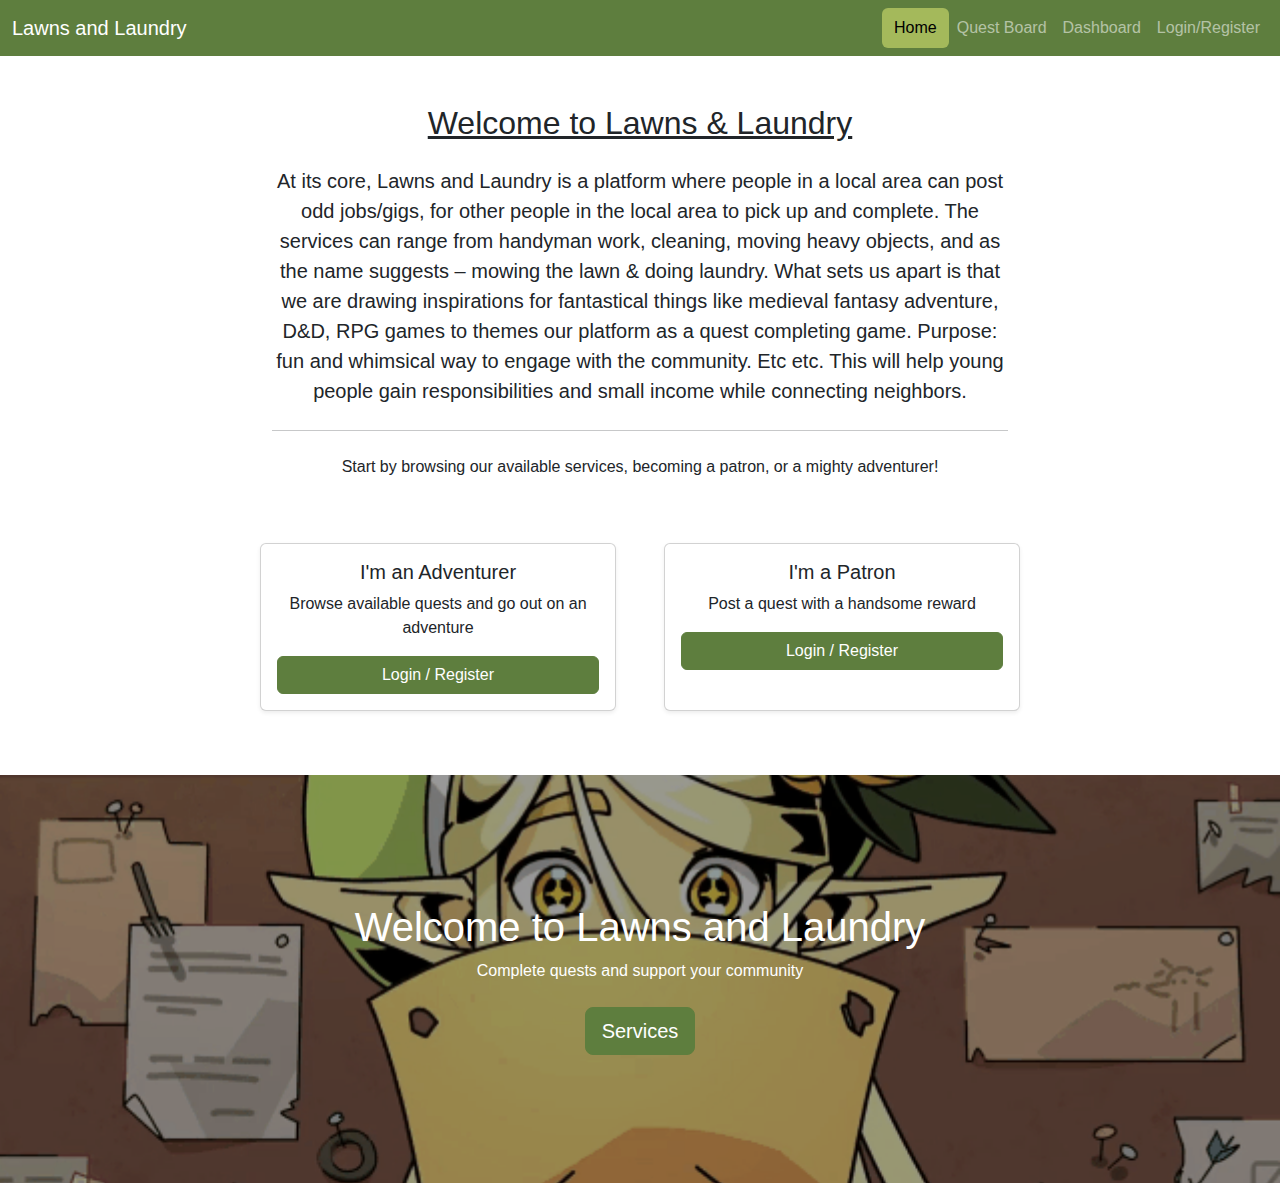
<file: index.html>
<!DOCTYPE html>
<html lang="en">
<head>
<meta charset="UTF-8"/>
<meta name="viewport" content="width=device-width, initial-scale=1.0"/>
<title>Lawns and Laundry - Home</title>

<link href="bootstrap/css/bootstrap.min.css" rel="stylesheet">
<link href="style.css" rel="stylesheet">
</head>
<body class="home-page">

<!-- Navbar -->
<nav class="navbar navbar-expand-lg navbar-dark bg-dark">
    <div class="container-fluid">
        <a class="navbar-brand" href="index.html">Lawns and Laundry</a>
        <button class="navbar-toggler" type="button" data-bs-toggle="collapse" data-bs-target="#navbarNav">
            <span class="navbar-toggler-icon"></span>
        </button>
        <div class="collapse navbar-collapse" id="navbarNav">
            <ul class="navbar-nav ms-auto">
                <li class="nav-item"><a class="nav-link active" href="index.html">Home</a></li>
                <li class="nav-item"><a class="nav-link" href="browse.html">Quest Board</a></li>
                <li class="nav-item"><a class="nav-link" href="dashboard.html">Dashboard</a></li>
                <li class="nav-item"><a class="nav-link" href="login.html">Login/Register</a></li>
            </ul>
        </div>
    </div>
</nav>



<!-- Intro Section -->
<main class="container py-5 text-center">
    <div class="row justify-content-center mb-5">
        <div class="col-lg-8">
            <h2 class="mb-4"><u>Welcome to Lawns & Laundry</u></h2>
            <p class="lead">At its core, Lawns and Laundry is a platform where people in a local area can post
odd jobs/gigs, for other people in the local area to pick up and complete. The
services can range from handyman work, cleaning, moving heavy objects, and as the
name suggests – mowing the lawn & doing laundry.
What sets us apart is that we are drawing inspirations for fantastical things like
medieval fantasy adventure, D&D, RPG games to themes our platform as a quest
completing game.
Purpose: fun and whimsical way to engage with the community. Etc etc. This will
help young people gain responsibilities and small income while connecting
neighbors.</p>
            <hr class="my-4">
            <p>
                Start by browsing our available services, becoming a patron, or a mighty adventurer!
            </p>
        </div>
    </div>

    <!-- Call-to-action Cards -->
    <div class="row justify-content-center text-center gap-4">
        <div class="col-md-4 mb-3">
            <div class="card shadow-sm h-100">
                <div class="card-body">
                    <h5 class="card-title">I'm an Adventurer</h5>
                    <p class="card-text">Browse available quests and go out on an adventure</p>
                    <a href="login.html" class="btn btn-primary">Login / Register</a>
                </div>
            </div>
        </div>
        <div class="col-md-4 mb-3">
            <div class="card shadow-sm h-100">
                <div class="card-body">
                    <h5 class="card-title">I'm a Patron</h5>
                    <p class="card-text">Post a quest with a handsome reward</p>
                    <a href="provider-login.html" class="btn btn-success">Login / Register</a>
                </div>
            </div>
        </div>
    </div>
</main>

<!-- Hero Section -->
<!-- Header / Hero Section -->
<header class="masthead index-header">
    <div class="container px-4 px-lg-5">
        <div class="row gx-4 gx-lg-5 justify-content-center">
            <div class="col-md-10 col-lg-8 col-xl-7">
                <div class="site-heading text-center text-white">
                    <h1>Welcome to Lawns and Laundry</h1>
                    <span class="subheading">Complete quests and support your community</span>
                    <div class="mt-4 d-flex justify-content-center">
                        <a href="browse.html" class="btn btn-primary btn-lg">Services</a>
                    </div>
                </div>
            </div>
        </div>
    </div>
</header>

<script src="bootstrap/js/bootstrap.bundle.min.js"></script>
</body>
</html>
</file>
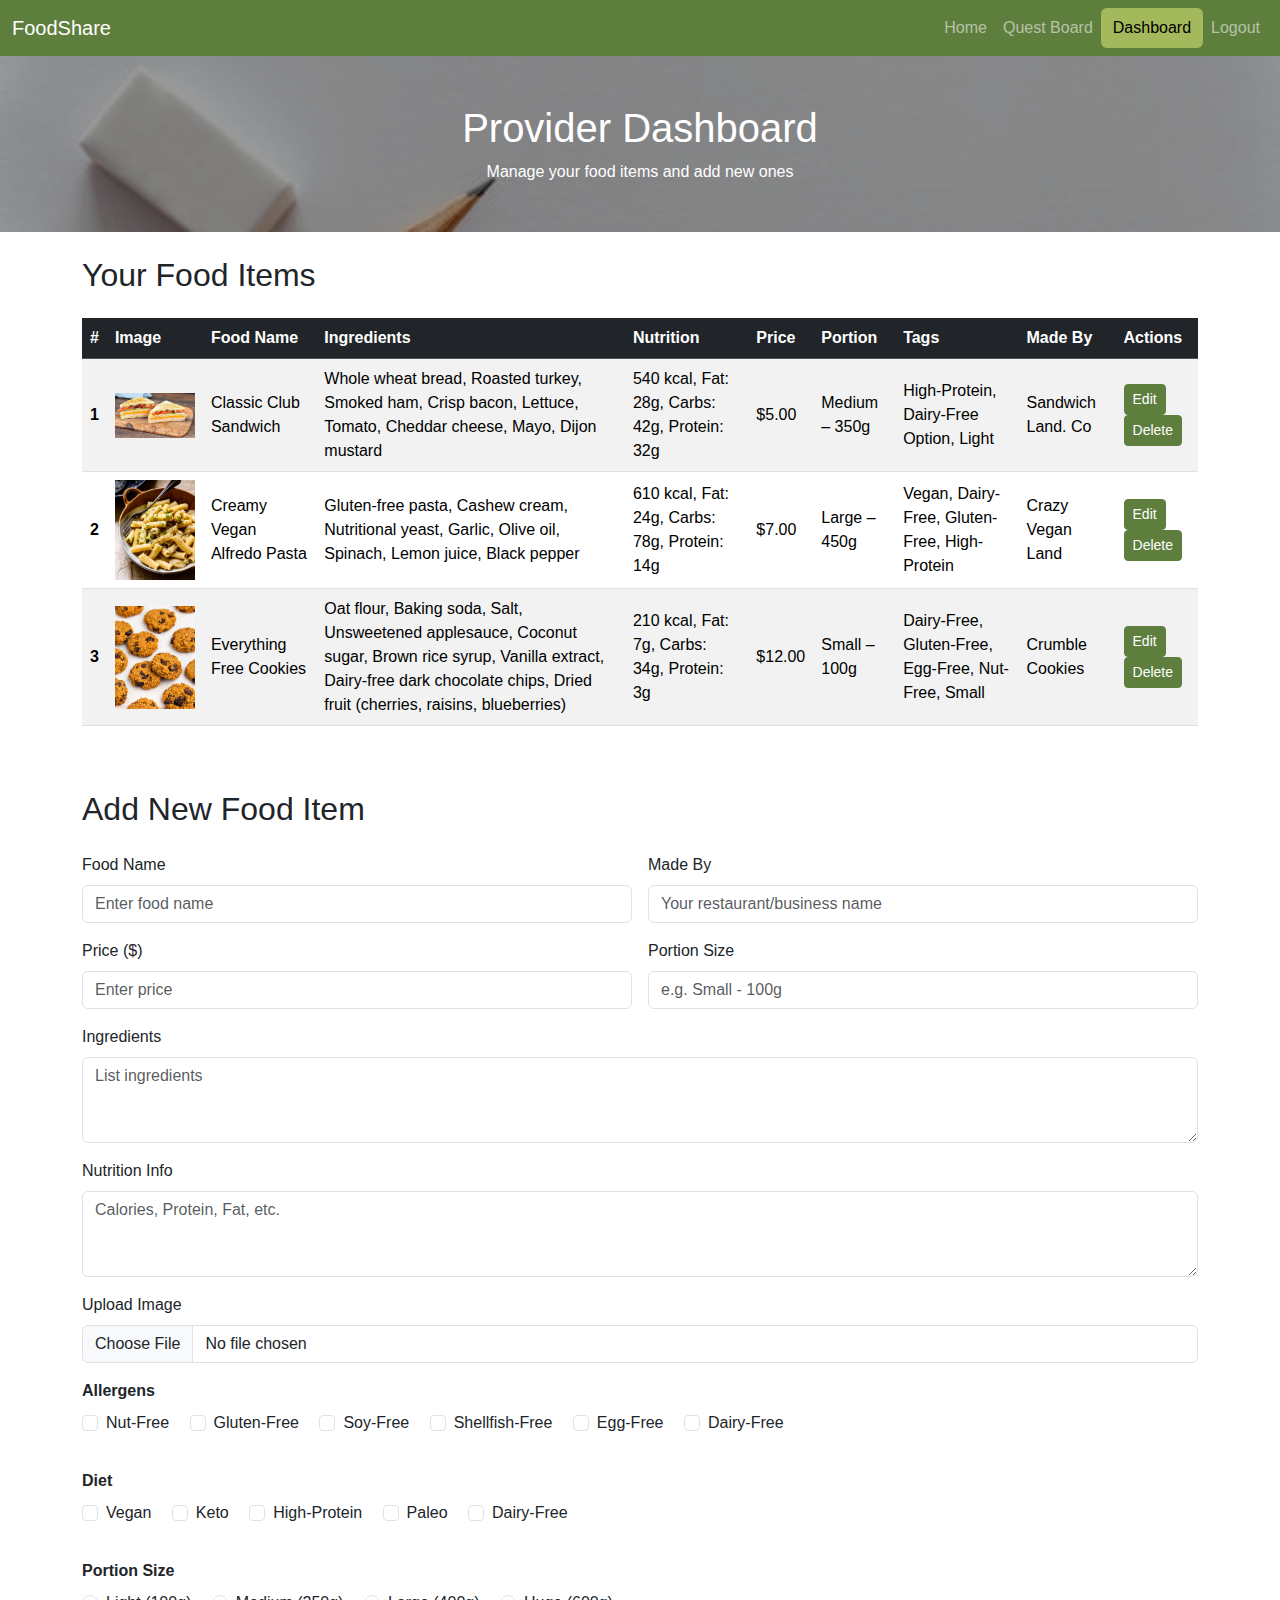
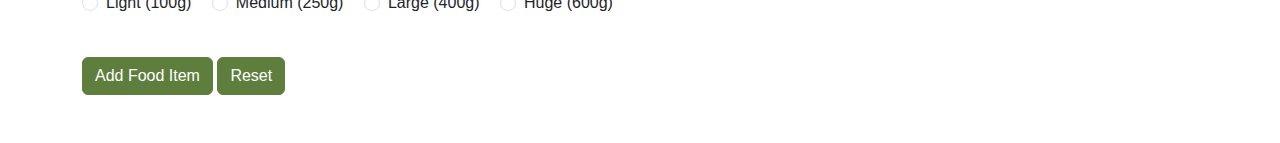
<file: dashboard.html>
<!DOCTYPE html>
<html lang="en">
<head>
<meta charset="UTF-8">
<meta name="viewport" content="width=device-width, initial-scale=1.0">
<title>FoodShare - Provider Dashboard</title>
<link href="bootstrap/css/bootstrap.min.css" rel="stylesheet">
<link href="style.css" rel="stylesheet">
</head>
<body class="provider-dashboard">

<!-- Navbar -->
<nav class="navbar navbar-expand-lg navbar-dark bg-dark">
    <div class="container-fluid">
        <a class="navbar-brand" href="index.html">FoodShare</a>
        <button class="navbar-toggler" type="button" data-bs-toggle="collapse" data-bs-target="#navbarNav">
            <span class="navbar-toggler-icon"></span>
        </button>
        <div class="collapse navbar-collapse" id="navbarNav">
            <ul class="navbar-nav ms-auto">
                <li class="nav-item"><a class="nav-link" href="index.html">Home</a></li>
                <li class="nav-item"><a class="nav-link" href="browse.html">Quest Board</a></li>
                <li class="nav-item"><a class="nav-link active" href="dashboard.html">Dashboard</a></li>
                <li class="nav-item"><a class="nav-link" href="login.html">Logout</a></li>
            </ul>
        </div>
    </div>
</nav>

<!-- Page Header -->
<header class="masthead dashboard-header text-white text-center py-5 mb-4">
    <div class="container">
        <h1>Provider Dashboard</h1>
        <span class="subheading">Manage your food items and add new ones</span>
    </div>
</header>

<!-- Main Content -->
<main class="container mb-5">

    <!-- Table of Existing Items -->
    <h2 class="mb-4">Your Food Items</h2>
    <div class="table-responsive mb-5">
        <table class="table table-striped table-hover align-middle">
            <thead class="table-dark">
                <tr>
                    <th scope="col">#</th>
                    <th scope="col">Image</th>
                    <th scope="col">Food Name</th>
                    <th scope="col">Ingredients</th>
                    <th scope="col">Nutrition</th>
                    <th scope="col">Price</th>
                    <th scope="col">Portion</th>
                    <th scope="col">Tags</th>
                    <th scope="col">Made By</th>
                    <th scope="col">Actions</th>
                </tr>
            </thead>
            <tbody>
                <!-- 1. Club Sandwich -->
<tr>
    <th scope="row">1</th>
    <td><img src="assets/images/placeholders/club_sandwich.jpg" alt="Club Sandwich" width="80"></td>
    <td>Classic Club Sandwich</td>

    <!-- Ingredients -->
    <td>
        Whole wheat bread, Roasted turkey, Smoked ham, Crisp bacon,
        Lettuce, Tomato, Cheddar cheese, Mayo, Dijon mustard
    </td>

    <!-- Nutrition -->
    <td>
        540 kcal, Fat: 28g, Carbs: 42g, Protein: 32g
    </td>

    <td>$5.00</td>

    <!-- Portion -->
    <td>Medium – 350g</td>

    <!-- Tags -->
    <td>
        High-Protein, Dairy-Free Option, Light
    </td>

    <!-- Made by -->
    <td>Sandwich Land. Co</td>

    <td>
        <button class="btn btn-sm btn-warning">Edit</button>
        <button class="btn btn-sm btn-danger">Delete</button>
    </td>
</tr>


<!-- 2. Creamy Vegan Pasta -->
<tr>
    <th scope="row">2</th>
    <td><img src="assets/images/placeholders/vegan_pasta.jpg" alt="Creamy Vegan Pasta" width="80"></td>
    <td>Creamy Vegan Alfredo Pasta</td>

    <!-- Ingredients -->
    <td>
        Gluten-free pasta, Cashew cream, Nutritional yeast, Garlic,
        Olive oil, Spinach, Lemon juice, Black pepper
    </td>

    <!-- Nutrition -->
    <td>
        610 kcal, Fat: 24g, Carbs: 78g, Protein: 14g
    </td>

    <td>$7.00</td>

    <!-- Portion -->
    <td>Large – 450g</td>

    <!-- Tags -->
    <td>
        Vegan, Dairy-Free, Gluten-Free, High-Protein
    </td>

    <!-- Made by -->
    <td>Crazy Vegan Land</td>

    <td>
        <button class="btn btn-sm btn-warning">Edit</button>
        <button class="btn btn-sm btn-danger">Delete</button>
    </td>
</tr>


<!-- 3. Everything Free Cookies (unchanged but included for completeness) -->
<tr>
    <th scope="row">3</th>
    <td><img src="assets/images/placeholders/cookie.jpg" alt="Everything Free Cookie" width="80"></td>
    <td>Everything Free Cookies</td>

    <!-- Ingredients -->
    <td>
        Oat flour, Baking soda, Salt, Unsweetened applesauce, Coconut sugar,
        Brown rice syrup, Vanilla extract, Dairy-free dark chocolate chips,
        Dried fruit (cherries, raisins, blueberries)
    </td>

    <!-- Nutrition -->
    <td>
        210 kcal, Fat: 7g, Carbs: 34g, Protein: 3g
    </td>

    <td>$12.00</td>

    <!-- Portion -->
    <td>Small – 100g</td>

    <!-- Tags -->
    <td>
        Dairy-Free, Gluten-Free, Egg-Free, Nut-Free, Small
    </td>

    <!-- Made by -->
    <td>Crumble Cookies</td>

    <td>
        <button class="btn btn-sm btn-warning">Edit</button>
        <button class="btn btn-sm btn-danger">Delete</button>
    </td>
</tr>

            </tbody>
        </table>
    </div>

    <!-- Add New Item Form -->
    <h2 class="mb-4">Add New Food Item</h2>
    <form class="mb-5">
        <div class="row g-3">
            <div class="col-md-6">
                <label class="form-label">Food Name</label>
                <input type="text" class="form-control" placeholder="Enter food name">
            </div>
            <div class="col-md-6">
                <label class="form-label">Made By</label>
                <input type="text" class="form-control" placeholder="Your restaurant/business name">
            </div>
            <div class="col-md-6">
                <label class="form-label">Price ($)</label>
                <input type="number" class="form-control" placeholder="Enter price">
            </div>
            <div class="col-md-6">
                <label class="form-label">Portion Size</label>
                <input type="text" class="form-control" placeholder="e.g. Small - 100g">
            </div>
            <div class="col-md-12">
                <label class="form-label">Ingredients</label>
                <textarea class="form-control" rows="3" placeholder="List ingredients"></textarea>
            </div>
            <div class="col-md-12">
                <label class="form-label">Nutrition Info</label>
                <textarea class="form-control" rows="3" placeholder="Calories, Protein, Fat, etc."></textarea>
            </div>
            <div class="col-md-12">
                <label class="form-label">Upload Image</label>
                <input type="file" class="form-control">
            </div><div class="col-md-12 mb-3">
    <label class="form-label fw-bold">Allergens</label><br>

    <div class="form-check form-check-inline">
        <input class="form-check-input" type="checkbox" id="tagNutFree">
        <label class="form-check-label" for="tagNutFree">Nut-Free</label>
    </div>

    <div class="form-check form-check-inline">
        <input class="form-check-input" type="checkbox" id="tagGlutenFree">
        <label class="form-check-label" for="tagGlutenFree">Gluten-Free</label>
    </div>

    <div class="form-check form-check-inline">
        <input class="form-check-input" type="checkbox" id="tagSoyFree">
        <label class="form-check-label" for="tagSoyFree">Soy-Free</label>
    </div>

    <div class="form-check form-check-inline">
        <input class="form-check-input" type="checkbox" id="tagShellfishFree">
        <label class="form-check-label" for="tagShellfishFree">Shellfish-Free</label>
    </div>

    <div class="form-check form-check-inline">
        <input class="form-check-input" type="checkbox" id="tagEggFree">
        <label class="form-check-label" for="tagEggFree">Egg-Free</label>
    </div>

    <div class="form-check form-check-inline">
        <input class="form-check-input" type="checkbox" id="tagDairyFree">
        <label class="form-check-label" for="tagDairyFree">Dairy-Free</label>
    </div>
</div>

<div class="col-md-12 mb-3">
    <label class="form-label fw-bold">Diet</label><br>

    <div class="form-check form-check-inline">
        <input class="form-check-input" type="checkbox" id="tagVegan">
        <label class="form-check-label" for="tagVegan">Vegan</label>
    </div>

    <div class="form-check form-check-inline">
        <input class="form-check-input" type="checkbox" id="tagKeto">
        <label class="form-check-label" for="tagKeto">Keto</label>
    </div>

    <div class="form-check form-check-inline">
        <input class="form-check-input" type="checkbox" id="tagHighProtein">
        <label class="form-check-label" for="tagHighProtein">High-Protein</label>
    </div>

    <div class="form-check form-check-inline">
        <input class="form-check-input" type="checkbox" id="tagPaleo">
        <label class="form-check-label" for="tagPaleo">Paleo</label>
    </div>

    <div class="form-check form-check-inline">
        <input class="form-check-input" type="checkbox" id="tagDairyFreeDiet">
        <label class="form-check-label" for="tagDairyFreeDiet">Dairy-Free</label>
    </div>
</div>

<div class="col-md-12 mb-3">
    <label class="form-label fw-bold">Portion Size</label><br>

    <div class="form-check form-check-inline">
        <input class="form-check-input" type="radio" name="portionSize" id="portionLight">
        <label class="form-check-label" for="portionLight">Light (100g)</label>
    </div>

    <div class="form-check form-check-inline">
        <input class="form-check-input" type="radio" name="portionSize" id="portionMedium">
        <label class="form-check-label" for="portionMedium">Medium (250g)</label>
    </div>

    <div class="form-check form-check-inline">
        <input class="form-check-input" type="radio" name="portionSize" id="portionLarge">
        <label class="form-check-label" for="portionLarge">Large (400g)</label>
    </div>

    <div class="form-check form-check-inline">
        <input class="form-check-input" type="radio" name="portionSize" id="portionHuge">
        <label class="form-check-label" for="portionHuge">Huge (600g)</label>
    </div>
</div>

            </div>
        </div>
        <button class="btn btn-primary mt-4" id="add-item-btn">Add Food Item</button>
        <button type="reset" class="btn btn-secondary mt-4">Reset</button>
    </form>

</main>

<script src="bootstrap/js/bootstrap.bundle.min.js"></script>
<!-- This is for feedback only -->
<script>
// EDIT BUTTON ALERT
document.querySelectorAll('.btn-warning').forEach(btn => {
    btn.addEventListener('click', function () {
        alert('Edit mode opened! (Visual demo only — no backend)');
    });
});

// DELETE BUTTON ALERT
document.querySelectorAll('.btn-danger').forEach(btn => {
    btn.addEventListener('click', function () {
        alert('Item deleted! (Visual demo only — nothing is actually removed, visual demo)');
    });
});

// CREATE ITEM ALERT
const addItemButton = document.getElementById('add-item-btn');
if (addItemButton) {
    addItemButton.addEventListener('click', function () {
        alert('Item created! (Visual demo only — not actually saved)');
    });
}
</script>
</body>
</html>
</file>
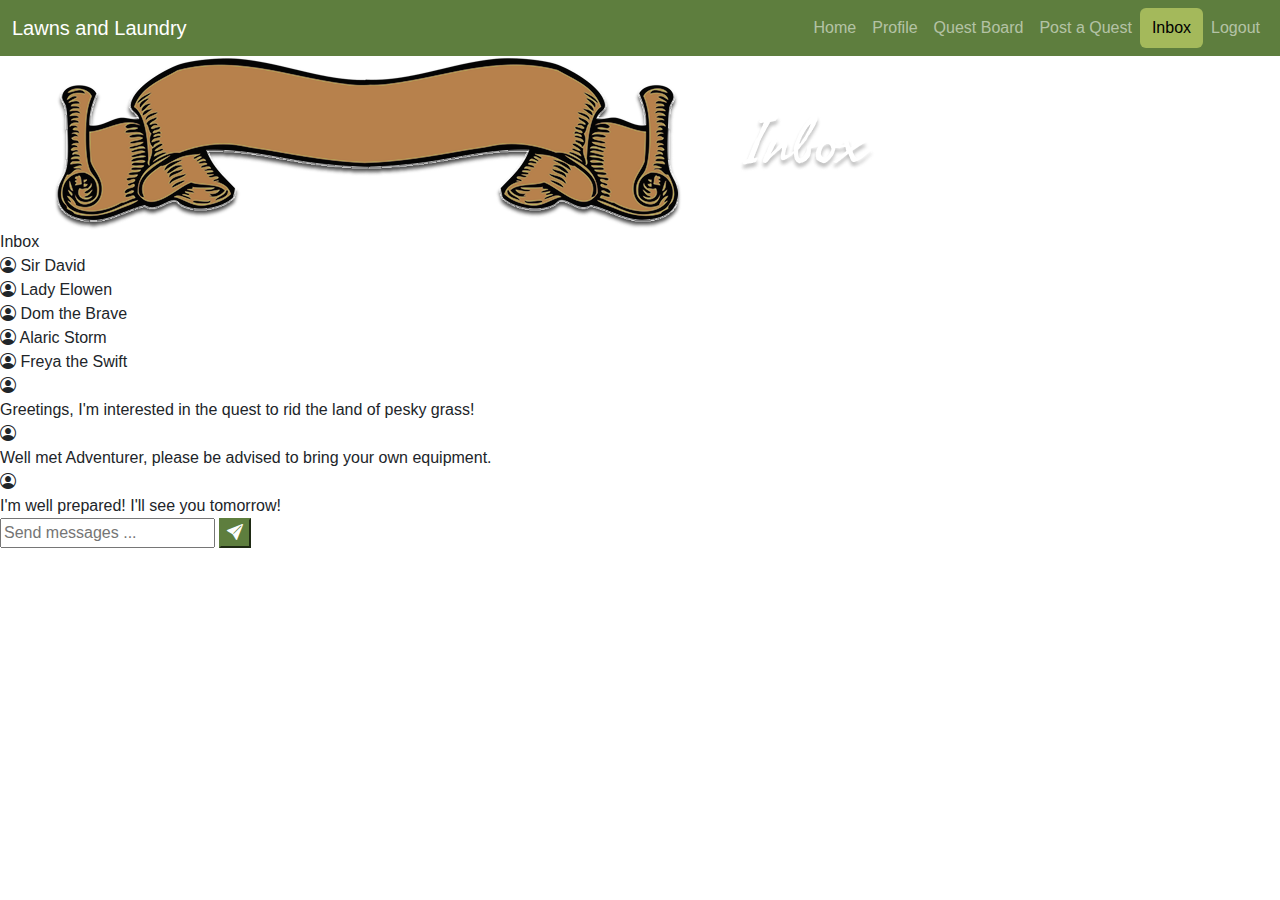
<file: inbox.html>
<!DOCTYPE html>
<html lang="en">
<head>
<meta charset="UTF-8">
<meta name="viewport" content="width=device-width, initial-scale=1.0">
<title>Lawns and Laundry - Inbox</title>
<link rel="stylesheet" href="bootstrap/css/bootstrap.min.css">
<link rel="stylesheet" href="https://cdn.jsdelivr.net/npm/bootstrap-icons@1.10.5/font/bootstrap-icons.css">
<link rel="stylesheet" href="style.css">
</head>
<body class="inbox-page">

<nav class="navbar navbar-expand-lg navbar-dark bg-dark">
  <div class="container-fluid">
    <a class="navbar-brand" href="index.html">Lawns and Laundry</a>
    <button class="navbar-toggler" type="button" data-bs-toggle="collapse" data-bs-target="#navbarNav">
      <span class="navbar-toggler-icon"></span>
    </button>
    <div class="collapse navbar-collapse" id="navbarNav">
      <ul class="navbar-nav ms-auto">
        <li class="nav-item"><a class="nav-link" href="index.html">Home</a></li>
          <li class="nav-item"><a class="nav-link" href="patron_profile.html">Profile</a></li>
        <li class="nav-item"><a class="nav-link" href="browse.html">Quest Board</a></li>
          <li class="nav-item"><a class="nav-link" href="quest_creation.html">Post a Quest</a></li>
        <li class="nav-item"><a class="nav-link active" href="inbox.html">Inbox</a></li>
        <li class="nav-item"><a class="nav-link" href="login.html">Logout</a></li>
      </ul>
    </div>
  </div>
</nav>

<main class="inbox-main">

    <!-- Inbox title images -->
    <div class="inbox-title">
        <img src="assets/images/placeholders/scroll-title-image.png" alt="Scroll" class="scroll-image">
        <img src="assets/images/placeholders/inbox.png" alt="Inbox Text" class="inbox-text">
    </div>

    <!-- Chat board container -->
    <div class="chat-board-container">

        <!-- Top header -->
        <div class="chat-board-header">Inbox</div>

        <!-- Chat content -->
        <div class="chat-content">

            <!-- User list -->
            <div class="user-list">
                <div class="user-item active"><i class="bi bi-person-circle"></i> Sir David</div>
                <div class="user-item"><i class="bi bi-person-circle"></i> Lady Elowen</div>
                <div class="user-item"><i class="bi bi-person-circle"></i> Dom the Brave</div>
                <div class="user-item"><i class="bi bi-person-circle"></i> Alaric Storm</div>
                <div class="user-item"><i class="bi bi-person-circle"></i> Freya the Swift</div>
            </div>

            <!-- Chat area -->
            <div class="chat-area">
                <div class="chat-message left">
                    <i class="bi bi-person-circle"></i>
                    <div class="message-bubble">Greetings, I'm interested in the quest to rid the land of pesky grass!</div>
                </div>
                <div class="chat-message right">
                    <div class="message-content">
                        <i class="bi bi-person-circle"></i>
                        <div class="message-bubble">Well met Adventurer, please be advised to bring your own equipment.</div>
                    </div>
                </div>
                <div class="chat-message left">
                    <i class="bi bi-person-circle"></i>
                    <div class="message-bubble">I'm well prepared! I'll see you tomorrow!</div>
                </div>
            </div>

        </div>

        <!-- Chat input -->
        <div class="chat-input-container">
            <input type="text" placeholder="Send messages ...">
            <button><i class="bi bi-send-fill"></i></button>
        </div>

    </div>

</main>

<script src="bootstrap/js/bootstrap.bundle.min.js"></script>
</body>
</html>
</file>
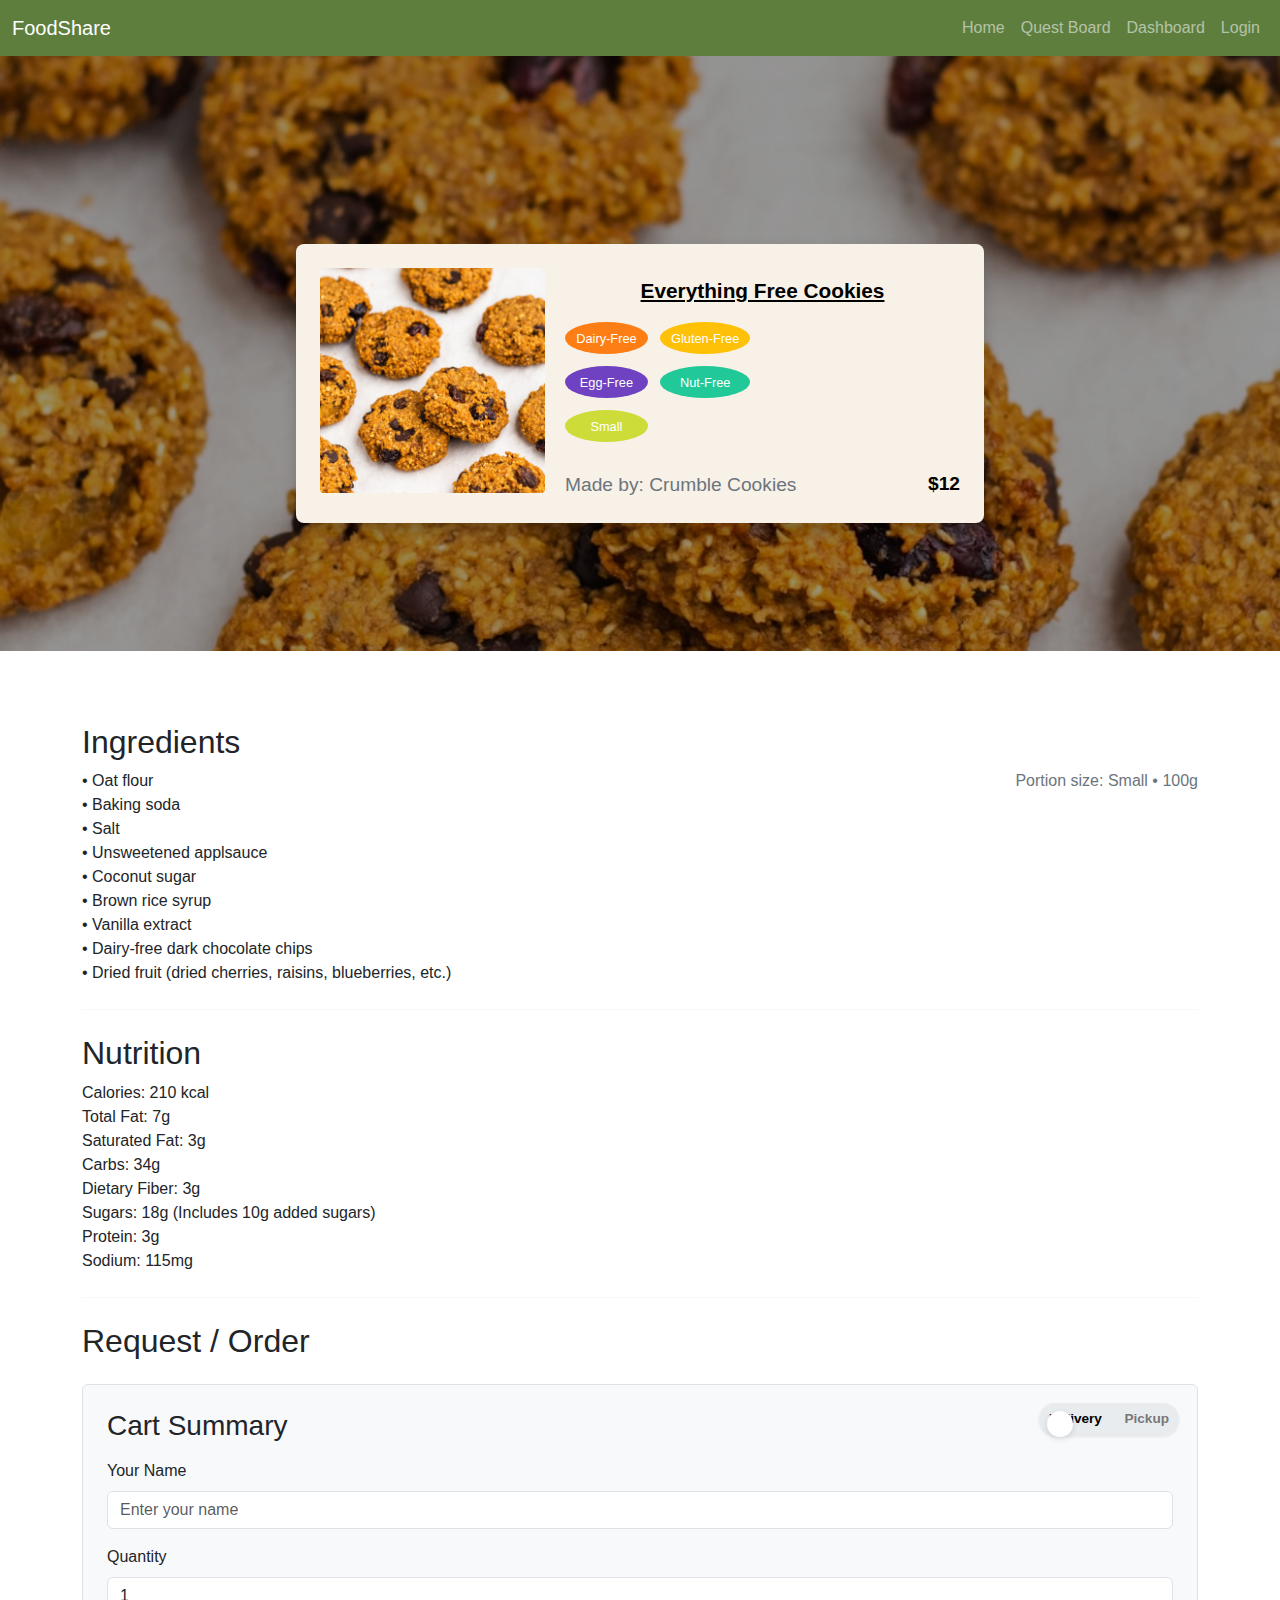
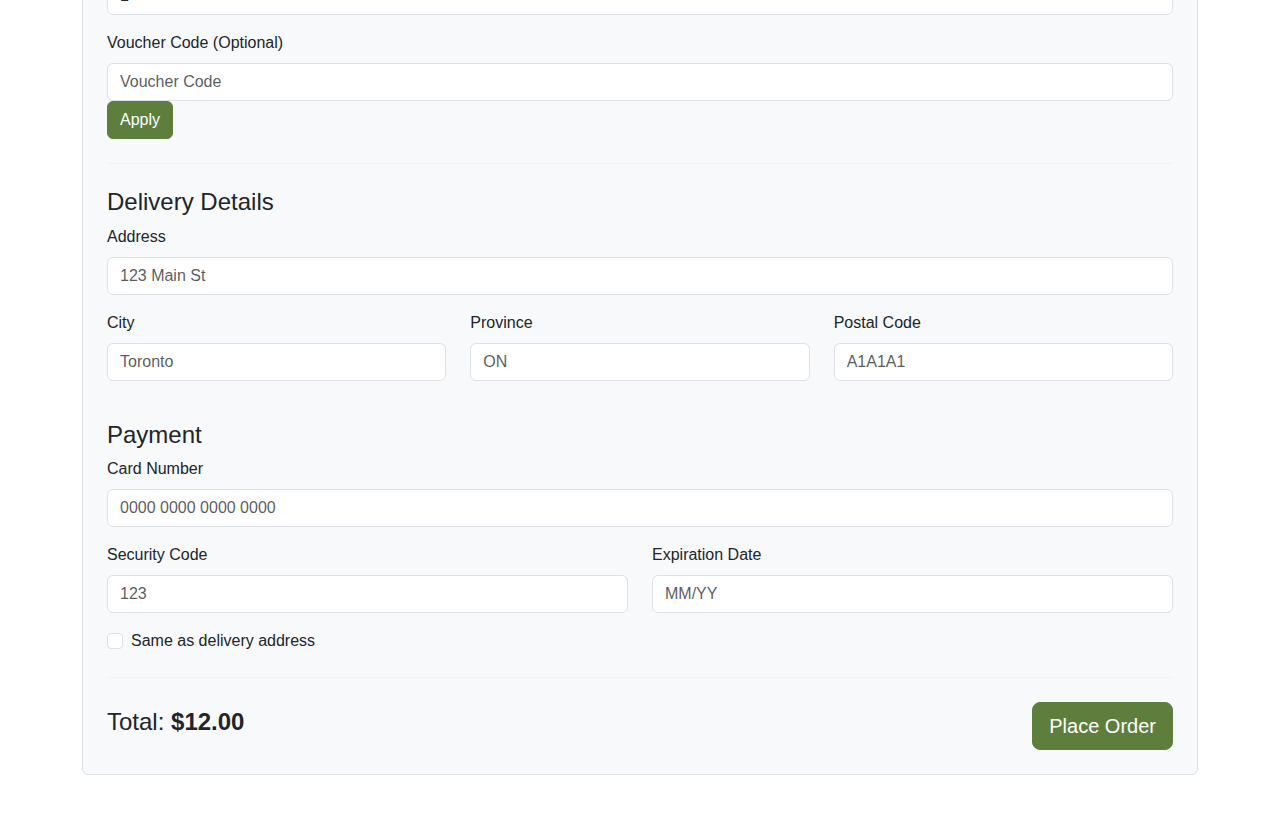
<file: item_details.html>
<!DOCTYPE html>
<html lang="en">
<head>
    <meta charset="UTF-8"/>
    <meta content="width=device-width, initial-scale=1.0" name="viewport"/>
    <title>FoodShare - Item Details</title>

    <link href="bootstrap/css/bootstrap.min.css" rel="stylesheet">
    <link href="style.css" rel="stylesheet">
</head>
<body>

<!-- Navbar -->
<nav class="navbar navbar-expand-lg navbar-dark bg-dark">
    <div class="container-fluid">
        <a class="navbar-brand" href="index.html">FoodShare</a>
        <button class="navbar-toggler" data-bs-target="#navbarNav" data-bs-toggle="collapse" type="button">
            <span class="navbar-toggler-icon"></span>
        </button>
        <div class="collapse navbar-collapse" id="navbarNav">
            <ul class="navbar-nav ms-auto">
                <li class="nav-item"><a class="nav-link" href="index.html">Home</a></li>
                <li class="nav-item"><a class="nav-link" href="browse.html">Quest Board</a></li>
                <li class="nav-item"><a class="nav-link" href="dashboard.html">Dashboard</a></li>
                <li class="nav-item"><a class="nav-link" href="login.html">Login</a></li>
            </ul>
        </div>
    </div>
</nav>

<!-- Header -->
<header class="masthead details-header">
    <div class="container px-4 px-lg-5">
        <div class="row justify-content-center">
            <div class="col-md-10 col-lg-8">

                <div class="item-card browse-card">
                    <img alt="Everything Free Cookies" src="assets/images/placeholders/cookie.jpg">
                    <div class="card-body">
                        <h2 class="post-title"><a href="#">Everything Free Cookies</a></h2>

                        <div class="tags-container mt-2">
                            <span class="tag dairy-free">Dairy-Free</span>
                            <span class="tag gluten-free">Gluten-Free</span>
                            <span class="tag egg-free">Egg-Free</span>
                            <span class="tag nut-free">Nut-Free</span>
                            <span class="tag small">Small</span>
                        </div>

                        <div class="bottom-row mt-2">
                            <h6 class="company">Made by: Crumble Cookies</h6>
                            <span class="price">$12</span>
                        </div>
                    </div>
                </div>

            </div>
        </div>
    </div>
</header>

<main class="container py-5">

    <div class="item-details mt-4">

        <!-- Ingredients -->
        <h2>Ingredients</h2>
        <p class="ingredients">
            <span>

                • Oat flour<br>
                • Baking soda<br>
                • Salt<br>
                • Unsweetened applsauce<br>
                • Coconut sugar<br>
                • Brown rice syrup<br>
                • Vanilla extract<br>
                • Dairy-free dark chocolate chips<br>
                • Dried fruit (dried cherries, raisins, blueberries, etc.)
            </span>
            <span class="portion-text">Portion size: Small • 100g</span>
        </p>
        <hr>

        <!-- Nutrition -->
        <h2>Nutrition</h2>
<p>
    Calories: 210 kcal<br>
    Total Fat: 7g<br>
    Saturated Fat: 3g<br>
    Carbs: 34g<br>
    Dietary Fiber: 3g<br>
    Sugars: 18g (Includes 10g added sugars)<br>
    Protein: 3g<br>
    Sodium: 115mg<br>
</p>
        <hr>

        <!-- ORDER FORM -->
        <h2 id="order-form">Request / Order</h2>

        <div class="order-wrapper mt-4 p-4 border rounded bg-light">
            <input aria-hidden="true" id="toggle-mode" type="checkbox">

            <div class="toggle-label-wrapper">
                <label aria-hidden="true" class="toggle-label" for="toggle-mode">
                    <span class="toggle-delivery">Delivery</span>
                    <span aria-hidden="true" class="toggle-ball"></span>
                    <span class="toggle-pickup">Pickup</span>
                </label>
            </div>

            <div class="d-flex justify-content-between align-items-center mb-3">
                <h3 class="m-0">Cart Summary</h3>
            </div>

          <!-- Quantity and Voucher -->
<div class="mb-3">
    <label class="form-label">Your Name</label>
    <input class="form-control" placeholder="Enter your name" type="text" required>
</div>

<div class="mb-3">
    <label class="form-label">Quantity</label>
    <input class="form-control" min="1" type="number" value="1" required>
</div>

<div class="mb-3">
    <label class="form-label">Voucher Code (Optional)</label>
    <input class="form-control me-2" placeholder="Voucher Code" type="text">
    <button class="btn btn-secondary">Apply</button>
</div>

<hr>

<!-- DELIVERY FORM -->
<div class="delivery-form">
    <h4>Delivery Details</h4>

    <div class="mb-3">
        <label class="form-label">Address</label>
        <input class="form-control" placeholder="123 Main St" type="text" required>
    </div>

    <div class="row">
        <div class="col-md-4 mb-3">
            <label class="form-label">City</label>
            <input class="form-control" placeholder="Toronto" type="text" required>
        </div>
        <div class="col-md-4 mb-3">
            <label class="form-label">Province</label>
            <input class="form-control" placeholder="ON" type="text" maxlength="2" pattern="[A-Za-z]{2}" required>
        </div>
        <div class="col-md-4 mb-3">
            <label class="form-label">Postal Code</label>
            <input class="form-control" placeholder="A1A1A1" type="text" maxlength="6" pattern="[A-Za-z0-9]{6}" required>
        </div>
    </div>

    <h4 class="mt-4">Payment</h4>

    <div class="mb-3">
        <label class="form-label">Card Number</label>
        <input class="form-control" placeholder="0000 0000 0000 0000" type="text" maxlength="19" id="card-number" required>
    </div>

    <div class="row">
        <div class="col-md-6 mb-3">
            <label class="form-label">Security Code</label>
            <input class="form-control" placeholder="123" type="text" maxlength="3" pattern="\d{3}" required>
        </div>
        <div class="col-md-6 mb-3">
            <label class="form-label">Expiration Date</label>
            <input class="form-control" placeholder="MM/YY" type="text" maxlength="5" id="exp-date" required>
        </div>
    </div>

    <div class="form-check mb-4">
        <input class="form-check-input" id="sameAddress" type="checkbox">
        <label class="form-check-label" for="sameAddress">Same as delivery address</label>
    </div>
</div>

<!-- PICKUP FORM -->
<div class="pickup-form">
    <h4>Schedule a Time</h4>

    <div class="row">
        <div class="col-md-6 mb-3">
            <label class="form-label">Pickup Date</label>
            <input class="form-control" type="date" required>
        </div>
        <div class="col-md-6 mb-3">
            <label class="form-label">Pickup Time</label>
            <input class="form-control" type="time" required>
        </div>
    </div>

    <h4 class="mt-4">Payment</h4>

    <div class="mb-3">
        <label class="form-label">Card Number</label>
        <input class="form-control" placeholder="0000 0000 0000 0000" type="text" maxlength="19" id="card-number-pickup" required>
    </div>

    <div class="row">
        <div class="col-md-6 mb-3">
            <label class="form-label">Security Code</label>
            <input class="form-control" placeholder="123" type="text" maxlength="3" pattern="\d{3}" required>
        </div>
        <div class="col-md-6 mb-3">
            <label class="form-label">Expiration Date</label>
            <input class="form-control" placeholder="MM/YY" type="text" maxlength="5" id="exp-date-pickup" required>
        </div>
    </div>
</div>

<hr>

<!-- Total + Place Order -->
<div class="d-flex justify-content-between align-items-center mt-3">
    <h4>Total: <strong>$12.00</strong></h4>
    <button class="btn btn-primary btn-lg" id="place-order-btn">Place Order</button>
</div>


        </div><!-- /.order-wrapper -->

    </div><!-- /.item-details -->

</main>

<script src="bootstrap/js/bootstrap.bundle.min.js"></script>
<!-- This script is only for feedback! There are ways to accomplish this in pure html and css but they are much longer! -->
<script>
const orderButton = document.getElementById('place-order-btn');

orderButton.addEventListener('click', function() {
    alert('Thank you! Your order has been submitted.');
});

</script>
<!-- This script is only for input formatting! -->
<script>
function formatCardNumber(e) {
    let input = e.target;
    let value = input.value.replace(/\D/g, '');
    let formatted = value.match(/.{1,4}/g);
    if (formatted) input.value = formatted.join(' ');
}

function formatExpDate(e) {
    let input = e.target;
    let value = input.value.replace(/\D/g, '');
    if (value.length > 2) value = value.slice(0,2) + '/' + value.slice(2,4);
    input.value = value;
}

document.getElementById('card-number')?.addEventListener('input', formatCardNumber);
document.getElementById('card-number-pickup')?.addEventListener('input', formatCardNumber);
document.getElementById('exp-date')?.addEventListener('input', formatExpDate);
document.getElementById('exp-date-pickup')?.addEventListener('input', formatExpDate);
</script>

</body>
</html>
</file>
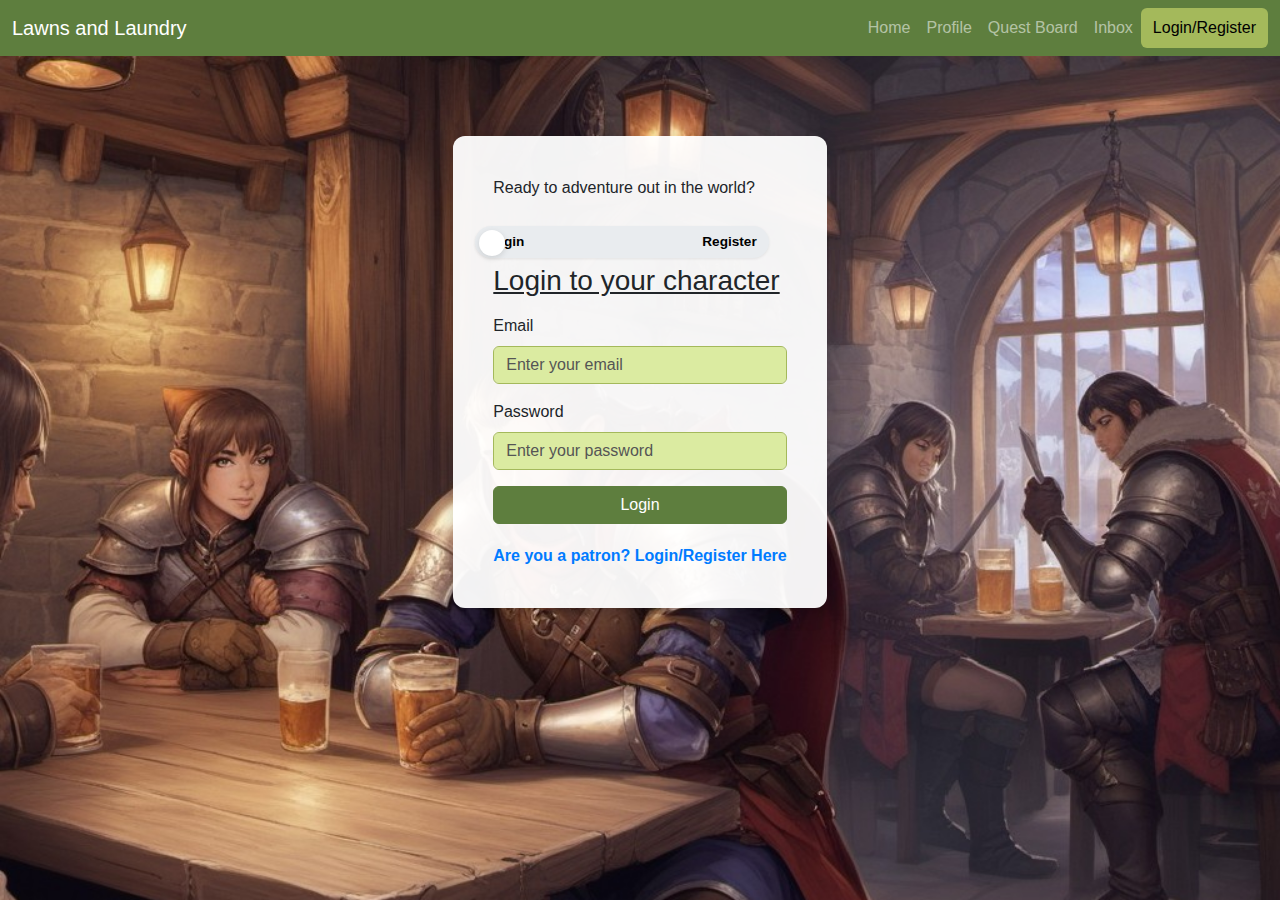
<file: login.html>
<!DOCTYPE html>
<html lang="en">
<head>
<meta charset="UTF-8"/>
<meta name="viewport" content="width=device-width, initial-scale=1.0"/>
<title>Lawns and Laundry - Adventurer Login/Register</title>
<link href="bootstrap/css/bootstrap.min.css" rel="stylesheet">
<link href="style.css" rel="stylesheet">
</head>
<body class="client-login">

<!-- Navbar -->
<nav class="navbar navbar-expand-lg navbar-dark bg-dark">
    <div class="container-fluid">
        <a class="navbar-brand" href="index.html">Lawns and Laundry</a>
        <button class="navbar-toggler" type="button" data-bs-toggle="collapse" data-bs-target="#navbarNav">
            <span class="navbar-toggler-icon"></span>
        </button>
        <div class="collapse navbar-collapse" id="navbarNav">
            <ul class="navbar-nav ms-auto">
                <li class="nav-item"><a class="nav-link" href="index.html">Home</a></li>
                <li class="nav-item"><a class="nav-link" href="patron_profile.html">Profile</a></li>
                <li class="nav-item"><a class="nav-link" href="browse.html">Quest Board</a></li>
                <li class="nav-item"><a class="nav-link" href="inbox.html">Inbox</a></li>
                <li class="nav-item"><a class="nav-link active" href="login.html">Login/Register</a></li>
            </ul>
        </div>
    </div>
</nav>

<!-- Form Wrapper -->
<div class="form-wrapper">

    <label class="form-label">Ready to adventure out in the world?</label>

    <!-- Toggle -->
    <input type="checkbox" id="toggle-login">
    <div class="toggle-label-wrapper">
        <label for="toggle-login" class="toggle-label">
            <span class="toggle-delivery">Login</span>
            <span class="toggle-ball"></span>
            <span class="toggle-pickup">Register</span>
        </label>
    </div>

    <!-- Login Form -->
    <div class="delivery-form">
        <h3 class="mb-3"><u>Login to your character</u></h3>
        <form>
            <div class="mb-3">
                <label class="form-label">Email</label>
                <input class="form-control" type="email" placeholder="Enter your email" required>
            </div>
            <div class="mb-3">
                <label class="form-label">Password</label>
                <input class="form-control" type="password" placeholder="Enter your password" required>
            </div>
            <button class="btn btn-primary w-100">Login</button>
        </form>
    </div>

    <!-- Register Form -->
    <div class="pickup-form">
        <h3 class="mb-3"><u>Create a new character</u></h3>
        <form>
            <div class="mb-3">
                <label class="form-label">Full Name</label>
                <input class="form-control" type="text" placeholder="Enter your name" required>
            </div>
            <div class="mb-3">
                <label class="form-label">Email</label>
                <input class="form-control" type="email" placeholder="Enter your email" required>
            </div>
            <div class="mb-3">
                <label class="form-label">Password</label>
                <input class="form-control" type="password" placeholder="Enter your password" required>
            </div>
            <div class="mb-3">
                <label class="form-label">Confirm Password</label>
                <input class="form-control" type="password" placeholder="Confirm password" required>
            </div>

            <div class="mb-3">
            <label class="form-label">Date of Birth</label>
            <input class="form-control" type="date" required>
        </div>
            <button class="btn btn-success w-100">Register</button>
        </form>
    </div>

    <!-- Provider Link -->
    <a href="provider-login.html" class="provider-link">Are you a patron? Login/Register Here</a>
</div>

<script src="bootstrap/js/bootstrap.bundle.min.js"></script>
</body>
</html>
</file>
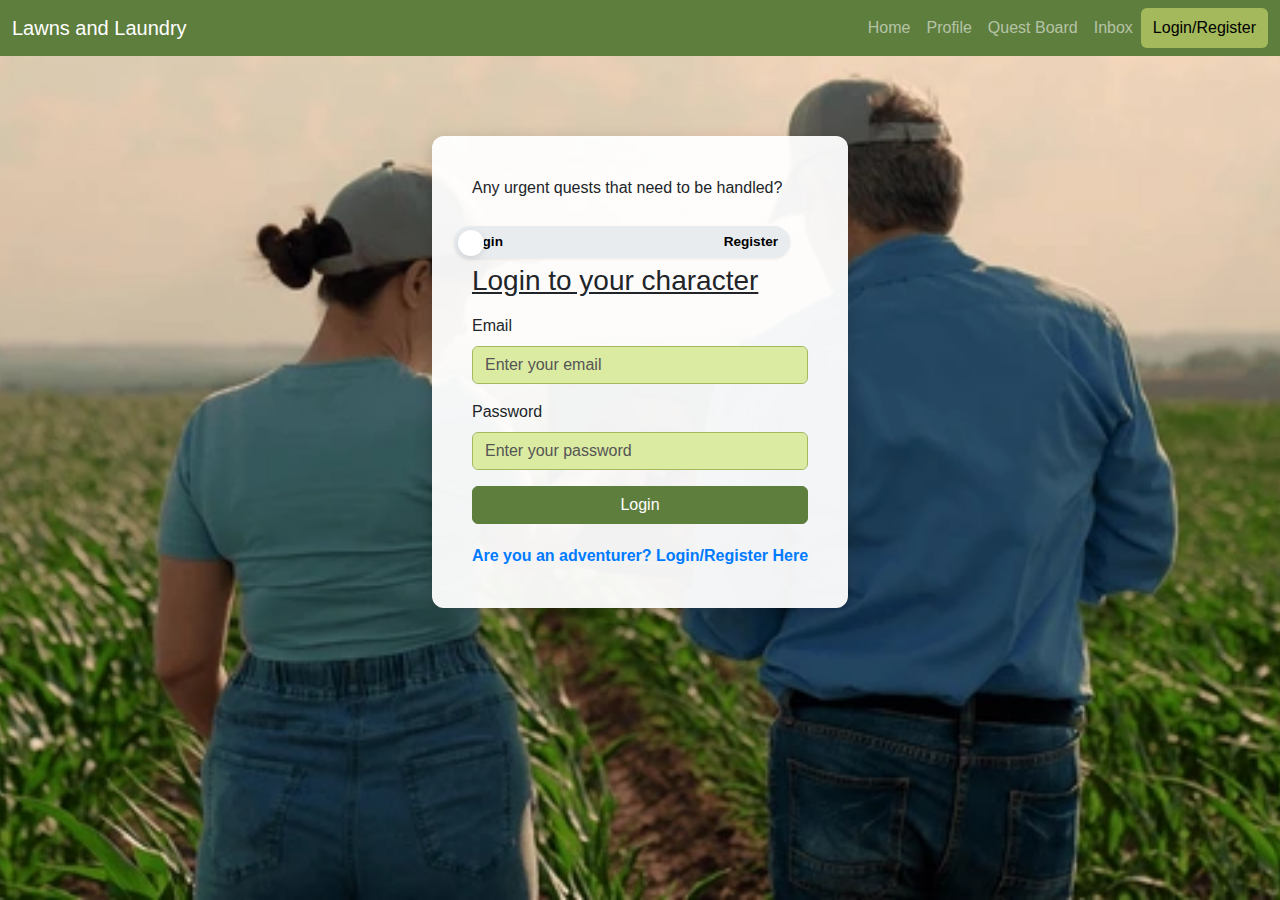
<file: patron-login.html>
<!DOCTYPE html>
<html lang="en">
<head>
<meta charset="UTF-8"/>
<meta name="viewport" content="width=device-width, initial-scale=1.0"/>
<title>Lawns and Laundry - Patron Login/Register</title>
<link href="bootstrap/css/bootstrap.min.css" rel="stylesheet">
<link href="style.css" rel="stylesheet">
</head>
<body class="provider-login">

<!-- Navbar -->
<nav class="navbar navbar-expand-lg navbar-dark bg-dark">
    <div class="container-fluid">
        <a class="navbar-brand" href="index.html">Lawns and Laundry</a>
        <button class="navbar-toggler" type="button" data-bs-toggle="collapse" data-bs-target="#navbarNav">
            <span class="navbar-toggler-icon"></span>
        </button>
        <div class="collapse navbar-collapse" id="navbarNav">
            <ul class="navbar-nav ms-auto">
                <li class="nav-item"><a class="nav-link" href="index.html">Home</a></li>
                <li class="nav-item"><a class="nav-link" href="patron_profile.html">Profile</a></li>
                <li class="nav-item"><a class="nav-link" href="browse.html">Quest Board</a></li>
                <li class="nav-item"><a class="nav-link" href="inbox.html">Inbox</a></li>
                <li class="nav-item"><a class="nav-link active" href="patron-login.html">Login/Register</a></li>
            </ul>
        </div>
    </div>
</nav>

<!-- Form Wrapper -->
<div class="form-wrapper">
    <label class="form-label">Any urgent quests that need to be handled?</label>
    <!-- Toggle -->
    <input type="checkbox" id="toggle-login">
    <div class="toggle-label-wrapper">
        <label for="toggle-login" class="toggle-label">
            <span class="toggle-delivery">Login </span>
            <span class="toggle-ball"></span>
            <span class="toggle-pickup">Register</span>
        </label>
    </div>

    <!-- Login Form -->
    <div class="delivery-form">
        <h3 class="mb-3"><u>Login to your character</u></h3>
        <form>
            <div class="mb-3">
                <label class="form-label">Email</label>
                <input class="form-control" type="email" placeholder="Enter your email" required>
            </div>
            <div class="mb-3">
                <label class="form-label">Password</label>
                <input class="form-control" type="password" placeholder="Enter your password" required>
            </div>
            <button class="btn btn-primary w-100">Login</button>
        </form>
    </div>

    <!-- Provider Register Form -->
    <div class="pickup-form">
        <h3 class="mb-3"><u>Register as a Patron</u></h3>
        <form>
            <div class="mb-3">
                <label class="form-label">Email</label>
                <input class="form-control" type="email" placeholder="Enter your email" required>
            </div>
            <div class="mb-3">
                <label class="form-label">Username</label>
                <input class="form-control" type="tel" placeholder="Enter your username" required>
            </div>

            <div class="mb-3">
                <label class="form-label">Password</label>
                <input class="form-control" type="password" placeholder="Enter your password" required>
            </div>
            <div class="mb-3">
                <label class="form-label">Confirm Password</label>
                <input class="form-control" type="password" placeholder="Confirm password" required>
            </div>
             <div class="mb-3">
            <label class="form-label">Date of Birth</label>
            <input class="form-control" type="date" required>
        </div>
            <button class="btn btn-success w-100">Register</button>
        </form>
    </div>

    <!-- Client Link -->
    <a href="login.html" class="provider-link">Are you an adventurer? Login/Register Here</a>
</div>

<script src="bootstrap/js/bootstrap.bundle.min.js"></script>
</body>
</html>
</file>
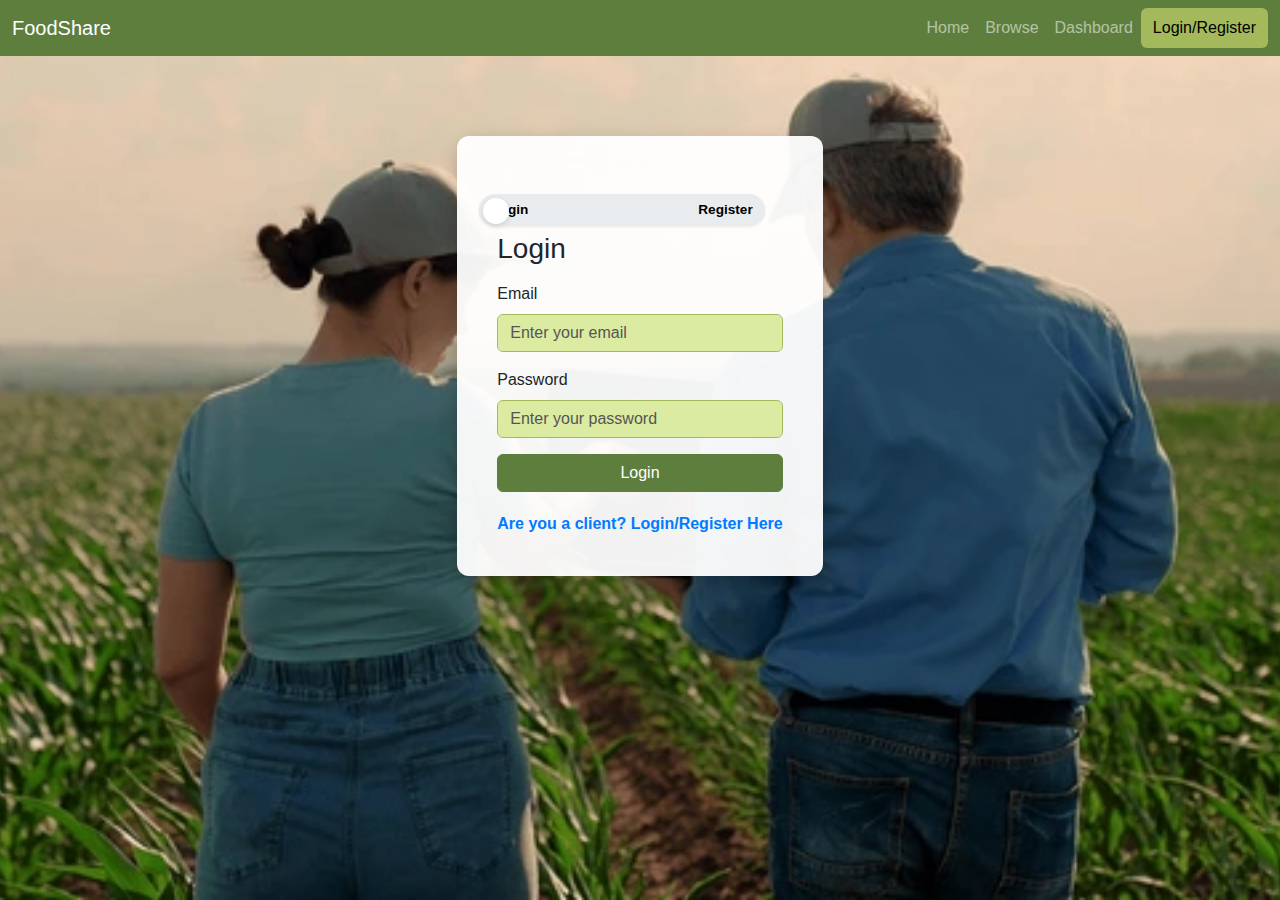
<file: provider-login.html>
<!DOCTYPE html>
<html lang="en">
<head>
<meta charset="UTF-8"/>
<meta name="viewport" content="width=device-width, initial-scale=1.0"/>
<title>FoodShare - Provider Login/Register</title>
<link href="bootstrap/css/bootstrap.min.css" rel="stylesheet">
<link href="style.css" rel="stylesheet">
</head>
<body class="provider-login">

<!-- Navbar -->
<nav class="navbar navbar-expand-lg navbar-dark bg-dark">
    <div class="container-fluid">
        <a class="navbar-brand" href="index.html">FoodShare</a>
        <button class="navbar-toggler" type="button" data-bs-toggle="collapse" data-bs-target="#navbarNav">
            <span class="navbar-toggler-icon"></span>
        </button>
        <div class="collapse navbar-collapse" id="navbarNav">
            <ul class="navbar-nav ms-auto">
                <li class="nav-item"><a class="nav-link" href="index.html">Home</a></li>
                <li class="nav-item"><a class="nav-link" href="browse.html">Browse</a></li>
                <li class="nav-item"><a class="nav-link" href="dashboard.html">Dashboard</a></li>
                <li class="nav-item"><a class="nav-link active" href="provider-login.html">Login/Register</a></li>
            </ul>
        </div>
    </div>
</nav>

<!-- Form Wrapper -->
<div class="form-wrapper">
    <!-- Toggle -->
    <input type="checkbox" id="toggle-login">
    <div class="toggle-label-wrapper">
        <label for="toggle-login" class="toggle-label">
            <span class="toggle-delivery">Login</span>
            <span class="toggle-ball"></span>
            <span class="toggle-pickup">Register</span>
        </label>
    </div>

    <!-- Login Form -->
    <div class="delivery-form">
        <h3 class="mb-3">Login</h3>
        <form>
            <div class="mb-3">
                <label class="form-label">Email</label>
                <input class="form-control" type="email" placeholder="Enter your email" required>
            </div>
            <div class="mb-3">
                <label class="form-label">Password</label>
                <input class="form-control" type="password" placeholder="Enter your password" required>
            </div>
            <button class="btn btn-primary w-100">Login</button>
        </form>
    </div>

    <!-- Provider Register Form -->
    <div class="pickup-form">
        <h3 class="mb-3">Register as Provider</h3>
        <form>
            <div class="mb-3">
                <label class="form-label">Restaurant/Business Name</label>
                <input class="form-control" type="text" placeholder="Enter your restaurant name" required>
            </div>
            <div class="mb-3">
                <label class="form-label">Owner Name</label>
                <input class="form-control" type="text" placeholder="Enter owner's full name" required>
            </div>
            <div class="mb-3">
                <label class="form-label">Email</label>
                <input class="form-control" type="email" placeholder="Enter your email" required>
            </div>
            <div class="mb-3">
                <label class="form-label">Phone Number</label>
                <input class="form-control" type="tel" placeholder="Enter your contact number" required>
            </div>
            <div class="mb-3">
                <label class="form-label">Address / Location</label>
                <input class="form-control" type="text" placeholder="Enter your restaurant address" required>
            </div>
            <div class="mb-3">
                <label class="form-label">Password</label>
                <input class="form-control" type="password" placeholder="Enter your password" required>
            </div>
            <div class="mb-3">
                <label class="form-label">Confirm Password</label>
                <input class="form-control" type="password" placeholder="Confirm password" required>
            </div>
            <button class="btn btn-success w-100">Register</button>
        </form>
    </div>

    <!-- Client Link -->
    <a href="login.html" class="provider-link">Are you a client? Login/Register Here</a>
</div>

<script src="bootstrap/js/bootstrap.bundle.min.js"></script>
</body>
</html>
</file>
<file: style.css>
/* --- UNIVERSAL STYLES --- */
body {
    font-family: Arial, sans-serif;
    margin: 0;
    padding: 0;
}

.page-header {
    position: relative;
    color: white;
    text-align: center;
    height: 300px;
    display: flex;
    align-items: center;
    justify-content: center;
}

.page-header h1 {
    font-size: 3rem;
    text-shadow: 2px 2px 8px rgba(0,0,0,0.7);
}

.masthead {
    position: relative;
    background-size: cover;
    background-position: center;
    background-repeat: no-repeat;
    padding: 8rem 0;
    color: white;
    text-align: center;
}

.masthead::before {
    content: "";
    position: absolute;
    top: 0; left: 0; right: 0; bottom: 0;
    background-color: rgba(0,0,0,0.4);
    z-index: 0;
}

.masthead .container {
    position: relative;
    z-index: 1;
}

/* --- TAGS --- */
.tag {
    display: inline-flex;
    justify-content: center;
    align-items: center;
    padding: 0.4rem 0.7rem;
    border-radius: 50%;
    font-size: 0.8rem;
    font-weight: 500;
    color: #fff;
    white-space: nowrap;
    margin-bottom: 4px;
}

/* Tag Colors */
.tag.vegan { background-color: #28a745; }
.tag.high-protein { background-color: #dc143c; }
.tag.keto { background-color: #17a2b8; }
.tag.gluten-free { background-color: #ffc107; }
.tag.nut-free { background-color: #20c997; }
.tag.dairy-free { background-color: #fd7e14; }
.tag.paleo { background-color: #008b8b; }
.tag.light { background-color: #0dcaf0; }
.tag.medium { background-color: #ff00ff; }
.tag.large { background-color: #e83e8c; }
.tag.huge { background-color: #795548; }
.tag.egg-free { background-color: #6f42c1; }
.tag.small { background-color: #cddc39; }

/* --- BROWSE PAGE --- */
.browse-card {
    display: flex;
    flex-direction: row;
    padding: 1rem;
    background-color: #f8f1e7;
    border-radius: 0.5rem;
}

.browse-card img {
    width: 225px;
    height: 225px;
    object-fit: cover;
    border-radius: 0.25rem;
    margin-right: 15px;
}

.browse-card .card-body {
    display: flex;
    flex-direction: column;
    padding: 0;
    flex: 1;
}

.browse-card .post-title a {
    color: #000;
    text-decoration: underline;
    font-size: 1.3rem;
}

.browse-card .tags-container {
    display: grid;
    grid-template-columns: repeat(2, max-content);
    gap: 8px 12px;
    margin-bottom: 1rem;
}

.browse-card .bottom-row {
    margin-top: auto;
    display: flex;
    justify-content: space-between;
    align-items: center;
}

.browse-card .bottom-row h6 { font-size: 0.9rem; color: #6c757d; margin: 0; }
.browse-card .bottom-row .price { font-size: 1.2rem; font-weight: bold; color: #000; margin: 0; }

.masthead.browse-header {
    background-image: url('assets/images/background-images/browse-bg.png');
}

/* --- DETAILS PAGE --- */
.item-header {
    position: relative;
    background-size: cover;
    background-position: center;
    padding: 6rem 0 4rem 0;
}

.item-card.browse-card {
    display: flex;
    flex-direction: row;
    background-color: #f8f1e7;
    border-radius: 0.5rem;
    box-shadow: 0 8px 16px rgba(0,0,0,0.2);
    padding: 1.5rem;
    margin-top: 60px;
}

.item-card img {
    width: 225px;
    height: 225px;
    object-fit: cover;
    border-radius: 0.25rem;
    margin-right: 20px;
}

.card-body {
    display: flex;
    flex-direction: column;
    flex: 1;
}

.post-title a {
    color: #000;
    text-decoration: underline;
    font-size: 2rem;
    font-weight: 600;
}

.bottom-row h6.company {
    font-size: 1.2rem;
    color: #6c757d;
    margin: 0;
}

.bottom-row .price {
    font-size: 1.7rem;
    font-weight: bold;
}

.tags-container {
    display: flex;
    flex-wrap: wrap;
    gap: 10px;
    margin-bottom: 0.5rem;
}

.item-details .portion-text {
    font-size: 1rem;
    color: #6c757d;
    font-weight: 500;
}

.item-details p.ingredients {
    display: flex;
    justify-content: space-between;
    flex-wrap: wrap;
    line-height: 1.5;
    margin-bottom: 1rem;
}

.item-details .portion-text {
    margin-left: auto;
}

.item-details hr {
    border: 0;
    border-top: 1px solid #dee2e6;
    margin: 1.5rem 0;
}

.masthead.details-header {
    background-image: url('assets/images/background-images/details-bg.jpg');
}

/* --- TOGGLE SWITCH --- */
.order-wrapper { position: relative; }

#toggle-mode { display: none; }

.toggle-label-wrapper {
    position: absolute;
    top: 18px;
    right: 18px;
    z-index: 10;
}

.toggle-label {
    display: flex;
    align-items: center;
    background: #e9ecef;
    border-radius: 24px;
    padding: 6px 10px;
    width: 140px;
    justify-content: space-between;
    box-shadow: 0 1px 3px rgba(0,0,0,0.08);
    cursor: pointer;
    user-select: none;
    position: relative;
}

.toggle-label span {
    font-weight: 700;
    font-size: 0.85rem;
}

.toggle-ball {
    position: absolute;
    width: 26px;
    height: 26px;
    background: #fff;
    border-radius: 50%;
    box-shadow: 0 2px 6px rgba(0,0,0,0.12);
    left: 8px;
    top: 8px;
    transition: left 0.28s ease;
}

#toggle-mode:checked + .toggle-label-wrapper .toggle-label .toggle-ball {
    left: calc(100% - 34px);
}

#toggle-mode:not(:checked) + .toggle-label-wrapper .toggle-label .toggle-delivery { color: #000; }
#toggle-mode:not(:checked) + .toggle-label-wrapper .toggle-label .toggle-pickup { color: #777; }
#toggle-mode:checked + .toggle-label-wrapper .toggle-label .toggle-delivery { color: #777; }
#toggle-mode:checked + .toggle-label-wrapper .toggle-label .toggle-pickup { color: #000; }

.delivery-form { display: block; }
.pickup-form { display: none; }

#toggle-mode:checked ~ .delivery-form { display: none; }
#toggle-mode:checked ~ .pickup-form { display: block; }

/* --- RESPONSIVE STYLES --- */
@media (max-width: 767.98px) {
    .browse-card, .item-card { flex-direction: column; align-items: center; }
    .browse-card img, .item-card img { width: 100%; height: auto; margin-right: 0; margin-bottom: 1rem; }
    .bottom-row { width: 100%; justify-content: space-between; }
    .tags-container { justify-content: center; }
    .item-details p.ingredients { flex-direction: column; }
    .item-details .portion-text { margin-left: 0; margin-top: 0.5rem; }
}

@media (max-width: 575.98px) {
    .browse-card .tags-container { grid-template-columns: 1fr; justify-items: center; }
    .toggle-label-wrapper { position: static; margin-left: auto; margin-top: 8px; }
    .toggle-label { width: 120px; }
    .toggle-ball { top: 6px; left: 6px; }
    #toggle-mode:checked + .toggle-label-wrapper .toggle-label .toggle-ball { left: calc(100% - 30px); }
}

/* --- INDEX PAGE --- */
.masthead.index-header {
    background-image: url('assets/images/background-images/index-bg.gif');
}

/* --- DASHBOARD PAGE --- */
.masthead.dashboard-header {
    background-image: url('assets/images/background-images/dashboard-bg.jpg');
}

/* --- PROVIDER LOGIN/REGISTER --- */
body.provider-login {
    background-image: url('assets/images/background-images/provider-bg.jpg');
    background-size: cover;
    background-position: center;
    min-height: 100vh;
    display: flex;
    flex-direction: column;
}

body.provider-login .navbar { z-index: 10; }

body.provider-login .form-wrapper {
    max-width: 500px;
    margin: auto;
    margin-top: 80px;
    padding: 40px;
    background-color: rgba(255, 255, 255, 0.95);
    border-radius: 12px;
    box-shadow: 0 6px 18px rgba(0,0,0,0.2);
    position: relative;
    z-index: 5;
}

body.provider-login #toggle-login { display: none; }

body.provider-login .toggle-label-wrapper { position: relative; margin-bottom: 1.5rem; }
body.provider-login .toggle-label {
    display: flex;
    align-items: center;
    background: #e9ecef;
    border-radius: 24px;
    padding: 6px 12px;
    width: 100%;
    justify-content: space-between;
    cursor: pointer;
    font-weight: bold;
    color: #000;
    position: relative;
}

body.provider-login .toggle-ball {
    width: 26px;
    height: 26px;
    background: #fff;
    border-radius: 50%;
    position: absolute;
    top: 4px;
    left: 4px;
    transition: left 0.28s ease;
}

body.provider-login #toggle-login:checked ~ .toggle-label-wrapper .toggle-label .toggle-ball {
    left: calc(100% - 30px);
}

body.provider-login .delivery-form { display: block; }
body.provider-login .pickup-form { display: none; }
body.provider-login #toggle-login:checked ~ .delivery-form { display: none; }
body.provider-login #toggle-login:checked ~ .pickup-form { display: block; }

body.provider-login .provider-link {
    display: block;
    margin-top: 20px;
    text-align: center;
    font-weight: bold;
    color: #007bff;
    text-decoration: none;
}

body.provider-login .provider-link:hover { text-decoration: underline; }

@media (max-width: 576px) {
    body.provider-login .form-wrapper { margin-top: 60px; padding: 30px; }
    body.provider-login .toggle-label { font-size: 0.9rem; }
}

/* --- CLIENT LOGIN/REGISTER --- */
body.client-login {
    background-image: url('assets/images/background-images/login-bg.jpg');
    background-size: cover;
    background-position: center;
    min-height: 100vh;
    display: flex;
    flex-direction: column;
}

body.client-login .navbar { z-index: 10; }

body.client-login .form-wrapper {
    max-width: 500px;
    margin: auto;
    margin-top: 80px;
    padding: 40px;
    background-color: rgba(255, 255, 255, 0.95);
    border-radius: 12px;
    box-shadow: 0 6px 18px rgba(0,0,0,0.2);
    position: relative;
    z-index: 5;
}

body.client-login #toggle-login { display: none; }

body.client-login .toggle-label-wrapper { position: relative; margin-bottom: 1.5rem; }
body.client-login .toggle-label {
    display: flex;
    align-items: center;
    background: #e9ecef;
    border-radius: 24px;
    padding: 6px 12px;
    width: 100%;
    justify-content: space-between;
    cursor: pointer;
    font-weight: bold;
    color: #000;
    position: relative;
}

body.client-login .toggle-ball {
    width: 26px;
    height: 26px;
    background: #fff;
    border-radius: 50%;
    position: absolute;
    top: 4px;
    left: 4px;
    transition: left 0.28s ease;
}

body.client-login #toggle-login:checked ~ .delivery-form { display: none; }
body.client-login #toggle-login:checked ~ .pickup-form { display: block; }

body.client-login .delivery-form { display: block; }
body.client-login .pickup-form { display: none; }

body.client-login .provider-link {
    display: block;
    margin-top: 20px;
    text-align: center;
    font-weight: bold;
    color: #007bff;
    text-decoration: none;
}

body.client-login .provider-link:hover { text-decoration: underline; }

@media (max-width: 576px) {
    body.client-login .form-wrapper { margin-top: 60px; padding: 30px; }
    body.client-login .toggle-label { font-size: 0.9rem; }
}

#toggle-login:checked ~ .toggle-label-wrapper .toggle-label .toggle-ball {
    left: calc(100% - 30px);
}


.navbar .nav-link.active {
    background-color: #A4B95B !important;
    color: #000 !important;          /* dark text so it stays readable */
    border-radius: 6px;               /* optional, smooth corners */
    padding: 8px 12px;                /* ensures the box looks good */
}

.btn,
button {
    background-color: #5E7E3E !important;
    border-color: #5E7E3E !important;
    color: #fff !important;
}

/* Style inputs inside pickup or client/provider login/register forms */
.pickup-form .form-control,
.client-login .form-control,
.provider-login .form-control {
    background-color: #DBEBA1;
    border: 1px solid #A4B95B; /* optional: match theme */
    color: #000;                /* text color */
}

/* Optional: change placeholder color to make it more readable */
.pickup-form .form-control::placeholder,
.client-login .form-control::placeholder,
.provider-login .form-control::placeholder {
    color: #555;
    opacity: 1;
}

.navbar {
background: #5E7E3E !important;
}
</file>
